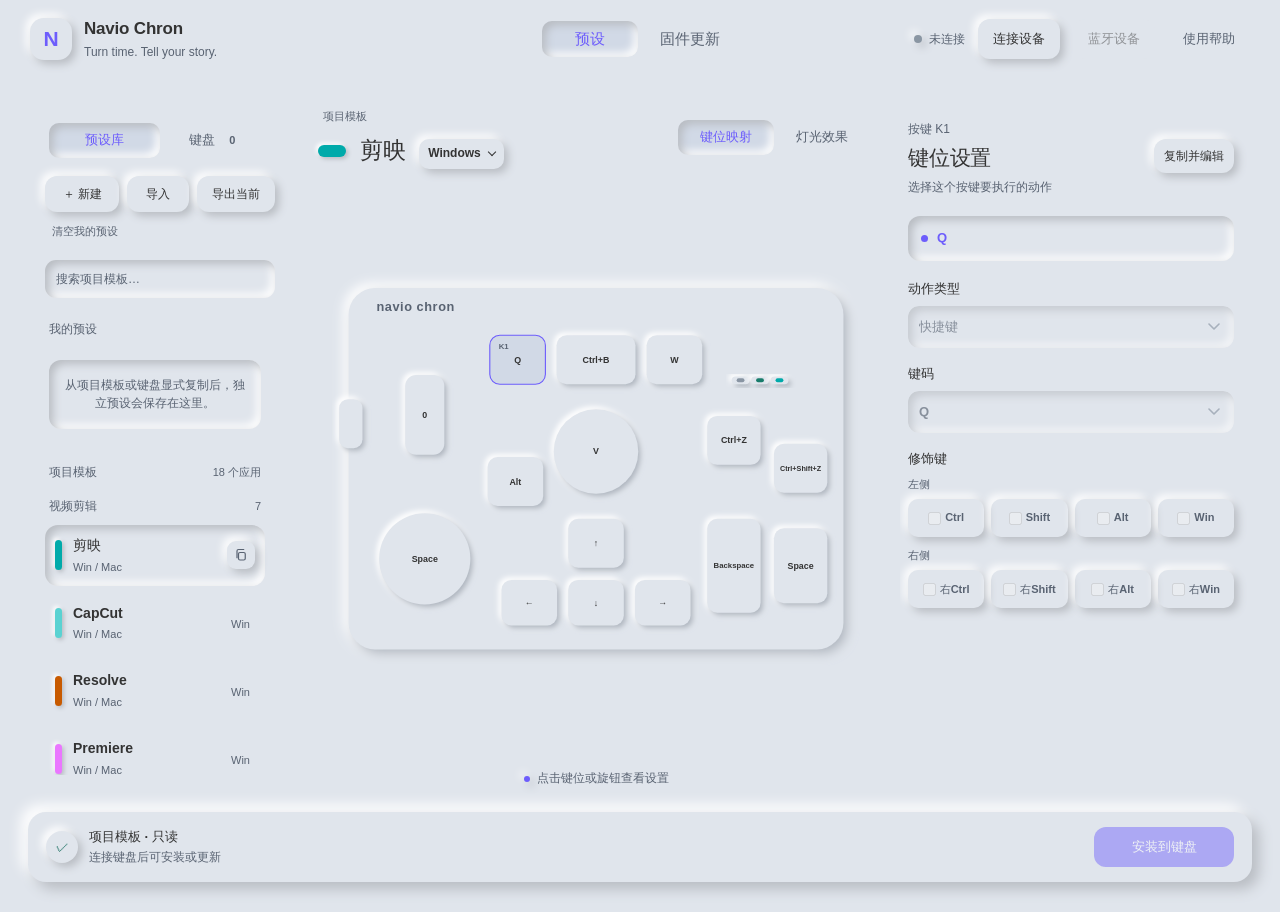
<file: editor/index.html>
<!doctype html>
<html lang="zh-CN">
<head>
  <meta charset="utf-8">
  <meta name="viewport" content="width=device-width,initial-scale=1">
  <meta name="theme-color" content="#e0e5ec">
  <title>预设 · Navio Chron</title>
  <meta http-equiv="Cache-Control" content="no-store">
  <link rel="stylesheet" href="styles.css?v=20261124-53">
</head>
<body>
  <header class="app-header">
    <div class="brand" aria-label="Navio Chron 预设编辑器">
      <span class="brand-mark">N</span>
      <span class="brand-copy"><strong>Navio Chron</strong><small>Turn time. Tell your story.</small></span>
    </div>
    <nav class="main-nav" aria-label="工作区">
      <a class="nav-item active" href="./" aria-current="page">预设</a>
      <a id="flashLink" class="nav-item" href="./firmware/">固件更新</a>
    </nav>
    <div class="header-actions">
      <span id="firmwareBadge" class="version-badge" hidden></span>
      <span id="connectionStatus" class="connection-status"><i></i><span>未连接</span></span>
      <button id="connectButton" class="button secondary">连接设备</button>
      <button id="bluetoothButton" class="button secondary">蓝牙设备</button>
      <button id="helpButton" class="button text-button">使用帮助</button>
    </div>
  </header>

  <div id="updateBanner" class="update-banner" role="status" hidden>
    <div class="update-banner-icon">↑</div>
    <div><strong>发现新的固件版本</strong><span id="updateBannerText"></span></div>
    <a id="firmwareFlashLink" class="button small secondary" href="./firmware/">查看更新</a>
    <button id="dismissUpdate" class="icon-button" aria-label="关闭更新提示">×</button>
  </div>

  <main>
    <section class="view editor-view" aria-label="预设编辑器">
      <div class="editor-workspace">
        <aside class="panel library-panel">
          <div class="library-tabs segmented" role="tablist" aria-label="预设位置">
            <button class="active" data-library-tab="library" role="tab" aria-selected="true" aria-controls="libraryContent">预设库</button>
            <button data-library-tab="device" role="tab" aria-selected="false" aria-controls="libraryContent">键盘 <span id="deviceCount" class="count-badge">0</span></button>
          </div>
          <div id="libraryToolbar" class="library-toolbar">
            <button id="newPresetButton" class="button secondary">＋ 新建</button>
            <button id="importButton" class="button secondary">导入</button>
            <button id="exportButton" class="button secondary">导出当前</button>
          </div>
          <button id="resetLibrary" class="button text-button library-reset">清空我的预设</button>
          <div id="templateSearchField" class="template-search">
            <label class="sr-only" for="templateSearch">搜索项目模板</label>
            <input id="templateSearch" type="search" placeholder="搜索项目模板…" autocomplete="off" spellcheck="false">
          </div>
          <div id="templateSearchStatus" class="sr-only" role="status" aria-live="polite"></div>
          <div id="libraryContent" role="tabpanel" aria-label="预设列表"></div>
        </aside>

        <section class="panel canvas-panel">
          <div class="preset-header">
            <div class="preset-heading-copy">
              <div id="presetSource" class="source-line"></div>
              <div id="presetIdentity" class="preset-identity is-pending">
                <div class="popover-anchor">
                  <button id="accentButton" class="theme-swatch" aria-label="修改主题色" title="修改主题色"></button>
                  <div id="colorPopover" class="popover color-popover" hidden>
                    <strong>主题色</strong>
                    <p>用于预设标识和支持主题色的灯光效果</p>
                    <input id="accentInput" type="color" value="#e87832" aria-label="主题色">
                    <div class="color-presets">
                      <button data-color="#e87832" style="--swatch:#e87832" aria-label="橙色"></button>
                      <button data-color="#3f8cdc" style="--swatch:#3f8cdc" aria-label="蓝色"></button>
                      <button data-color="#8e5cd2" style="--swatch:#8e5cd2" aria-label="紫色"></button>
                      <button data-color="#26a69a" style="--swatch:#26a69a" aria-label="青色"></button>
                    </div>
                  </div>
                </div>
                <h1 id="presetTitle" role="button" tabindex="0" title="点击修改名称">预设</h1>
                <input id="presetNameInput" class="preset-name-input" type="text" maxlength="40" aria-label="预设名称" aria-describedby="renameError" hidden>
                <div id="renameActions" class="rename-actions" hidden>
                  <button id="confirmRename" type="button" class="rename-action confirm" aria-label="确认名称" title="确认"><svg viewBox="0 0 20 20" aria-hidden="true"><path d="m4 10 4 4 8-9"></path></svg></button>
                  <button id="cancelRename" type="button" class="rename-action cancel" aria-label="取消改名" title="取消"><svg viewBox="0 0 20 20" aria-hidden="true"><path d="m5 5 10 10M15 5 5 15"></path></svg></button>
                </div>
                <div id="renameError" class="rename-error" role="alert" hidden></div>
                <div class="popover-anchor platform-anchor">
                  <button id="platformButton" class="platform-button">Windows <span class="chevron" aria-hidden="true"></span></button>
                  <div id="platformPopover" class="popover platform-popover" hidden>
                    <strong>平台与修饰键</strong>
                    <button data-platform="win">Windows <small>Ctrl / Win</small></button>
                    <button data-platform="mac">macOS <small>Opt / Cmd</small></button>
                    <button data-platform="ipad">iPadOS <small>Opt / Cmd</small></button>
                  </div>
                </div>
              </div>
            </div>
            <div class="workspace-tabs segmented" role="tablist" aria-label="编辑内容">
              <button class="active" data-workspace-tab="mapping" role="tab" aria-selected="true" aria-controls="inspector">键位映射</button>
              <button data-workspace-tab="lighting" role="tab" aria-selected="false" aria-controls="inspector">灯光效果</button>
            </div>
          </div>
          <div id="draftNotice" class="draft-notice" hidden></div>
          <div id="deviceStage" class="device-stage"></div>
          <div id="canvasHint" class="canvas-hint"><span class="hint-dot"></span><span id="canvasHintText">点击键位或旋钮查看设置</span></div>
        </section>

        <aside class="panel inspector-panel"><div id="inspector" role="tabpanel" aria-label="当前设置"></div></aside>
      </div>

      <div class="editor-actionbar">
        <div class="save-summary">
          <span id="saveSummaryIcon" class="save-summary-icon">✓</span>
          <div><strong id="saveSummaryTitle">项目模板 · 只读</strong><span id="saveSummaryDetail">可直接安装，或复制后编辑</span></div>
        </div>
        <div id="writeResult" class="write-result" role="status" hidden></div>
        <button id="discardEdit" class="button danger" hidden>放弃修改</button>
        <button id="writePreset" class="button primary">安装到键盘</button>
      </div>
    </section>
  </main>

  <dialog id="exportDialog" class="dialog transfer-dialog">
    <form method="dialog">
      <div class="dialog-heading"><div><span class="dialog-kicker">EXPORT</span><h2>导出当前预设</h2></div><button type="button" class="icon-button" data-close="exportDialog" aria-label="关闭">×</button></div>
      <p id="exportDescription" class="dialog-description"></p>
      <label class="transfer-label" for="exportJson">JSON 内容</label>
      <textarea id="exportJson" class="json-textarea" readonly spellcheck="false"></textarea>
      <div id="exportError" class="field-error" role="alert" hidden></div>
      <div class="dialog-actions"><button type="button" class="button secondary" data-close="exportDialog">关闭</button><button id="copyExport" type="button" class="button secondary">复制 JSON</button><button id="downloadExport" type="button" class="button primary">保存到文件</button></div>
    </form>
  </dialog>

  <dialog id="importDialog" class="dialog transfer-dialog">
    <form method="dialog">
      <div class="dialog-heading"><div><span class="dialog-kicker">IMPORT</span><h2>导入预设</h2></div><button type="button" class="icon-button" data-close="importDialog" aria-label="关闭">×</button></div>
      <p class="dialog-description">粘贴 JSON 或选择磁盘文件。内容只导入“我的预设”，不会直接写入键盘。</p>
      <label class="transfer-label" for="importJson">JSON 内容</label>
      <textarea id="importJson" class="json-textarea" placeholder="在这里粘贴预设 JSON…" spellcheck="false"></textarea>
      <div class="import-file-row"><label class="button secondary file-button">选择文件<input id="importFile" type="file" accept=".json,.navio.json"></label><span id="importFileName">未选择文件</span></div>
      <div id="importError" class="field-error" role="alert" hidden></div>
      <div class="dialog-actions"><button type="button" class="button secondary" data-close="importDialog">取消</button><button id="confirmImport" type="button" class="button primary">导入到我的预设</button></div>
    </form>
  </dialog>

  <dialog id="writeDialog" class="dialog">
    <form method="dialog">
      <div class="dialog-heading"><div><span class="dialog-kicker">KEYBOARD</span><h2 id="writeDialogTitle">安装到键盘</h2></div><button type="button" class="icon-button" data-close="writeDialog" aria-label="关闭">×</button></div>
      <p id="writeDialogDescription" class="dialog-description"></p>
      <div class="impact-card"><span class="impact-icon">i</span><div><strong>写入后会立即验证</strong><p>键盘会重新读取此预设，确认内容一致。</p></div></div>
      <label id="installAsNewField" class="install-new-field" hidden><input id="installAsNew" type="checkbox">作为新预设安装，保留键盘中的原项目</label>
      <label id="replacementField" class="field" hidden>选择要替换的键盘预设<select id="replacementTarget"></select></label>
      <div id="writeError" class="field-error" role="alert" hidden></div>
      <div class="dialog-actions"><button type="button" class="button secondary" data-close="writeDialog">取消</button><button id="confirmWrite" type="button" class="button primary">确认安装</button></div>
    </form>
  </dialog>

  <dialog id="unsavedDialog" class="dialog">
    <form method="dialog">
      <div class="dialog-heading"><div><span class="dialog-kicker">UNSAVED</span><h2>当前修改尚未保存</h2></div><button type="button" class="icon-button" data-close="unsavedDialog" aria-label="继续编辑">×</button></div>
      <p id="unsavedDescription" class="dialog-description"></p>
      <div id="unsavedError" class="field-error" role="alert" hidden></div>
      <div class="dialog-actions unsaved-actions"><button id="continueEdit" type="button" class="button secondary" data-close="unsavedDialog">继续编辑</button><button id="discardChanges" type="button" class="button danger">放弃修改</button><button id="saveChanges" type="button" class="button primary">保存</button></div>
    </form>
  </dialog>

  <dialog id="deleteDialog" class="dialog">
    <form method="dialog">
      <div class="dialog-heading"><div><span class="dialog-kicker">MY PRESETS</span><h2>删除我的预设</h2></div><button type="button" class="icon-button" data-close="deleteDialog" aria-label="关闭">×</button></div>
      <p id="deleteDescription" class="dialog-description"></p>
      <div class="delete-warning"><strong>只删除浏览器中的这一套预设</strong><p>键盘中的内容不会改变。此操作无法撤销。</p></div>
      <div class="dialog-actions"><button type="button" class="button secondary" data-close="deleteDialog">取消</button><button id="confirmDelete" type="button" class="button danger-primary">确认删除</button></div>
    </form>
  </dialog>

  <dialog id="deleteKeyboardDialog" class="dialog">
    <form method="dialog">
      <div class="dialog-heading"><div><span class="dialog-kicker">KEYBOARD</span><h2>从键盘删除预设</h2></div><button type="button" class="icon-button" data-close="deleteKeyboardDialog" aria-label="关闭">×</button></div>
      <p id="deleteKeyboardDescription" class="dialog-description"></p>
      <div class="delete-warning"><strong id="deleteKeyboardWarning">键盘中的预设将被移除</strong><p>我的预设和项目模板不受影响，此操作无法撤销。</p></div>
      <div class="dialog-actions"><button type="button" class="button secondary" data-close="deleteKeyboardDialog">取消</button><button id="confirmDeleteKeyboard" type="button" class="button danger-primary">确认删除</button></div>
    </form>
  </dialog>

  <dialog id="resetDialog" class="dialog">
    <form method="dialog">
      <div class="dialog-heading"><div><span class="dialog-kicker">MY PRESETS</span><h2 id="resetTitle">清空我的预设</h2></div><button type="button" class="icon-button" data-close="resetDialog" aria-label="关闭">×</button></div>
      <p id="resetDescription" class="dialog-description"></p>
      <div class="dialog-actions"><button type="button" class="button secondary" data-close="resetDialog">取消</button><button id="confirmReset" type="button" class="button danger-primary">确认清空</button></div>
    </form>
  </dialog>

  <dialog id="bluetoothDialog" class="dialog bluetooth-dialog">
    <form method="dialog">
      <div class="dialog-heading"><div><span class="dialog-kicker">BLUETOOTH</span><h2>蓝牙设备</h2></div><button type="button" class="icon-button" data-close="bluetoothDialog" aria-label="关闭">×</button></div>
      <p id="bondSummary" class="dialog-description">固定 3 个蓝牙频道，任意时刻只连接一台。</p>
      <div id="bondList" class="bond-list"></div>
      <div id="bondError" class="field-error" role="alert" hidden></div>
      <div class="delete-warning bond-help"><strong>固定 3 个蓝牙频道</strong><p>侧键 + K1/K2/K3 选择频道；空频道自动配对，当前频道成功配对后才替换。这里的删除操作仅用于异常恢复。</p></div>
      <div class="dialog-actions"><button id="clearBonds" type="button" class="button danger-primary">清除全部绑定</button><button type="button" class="button secondary" data-close="bluetoothDialog">关闭</button></div>
    </form>
  </dialog>

  <dialog id="bondDeleteDialog" class="dialog">
    <form method="dialog">
      <div class="dialog-heading"><div><span class="dialog-kicker">BLUETOOTH</span><h2 id="bondDeleteTitle">删除蓝牙绑定</h2></div><button type="button" class="icon-button" data-close="bondDeleteDialog" aria-label="取消">×</button></div>
      <p id="bondDeleteDescription" class="dialog-description"></p>
      <div class="delete-warning"><strong id="bondDeleteWarning">此操作无法撤销</strong><p>对应电脑上的旧配对记录也需要在系统蓝牙设置中删除，之后才能重新配对。</p></div>
      <div class="dialog-actions"><button type="button" class="button secondary" data-close="bondDeleteDialog">取消</button><button id="confirmBondDelete" type="button" class="button danger-primary">确认删除</button></div>
    </form>
  </dialog>

  <dialog id="helpDialog" class="dialog help-dialog">
    <form method="dialog">
      <div class="dialog-heading"><div><span class="dialog-kicker">HELP</span><h2>使用帮助</h2></div><button type="button" class="icon-button" data-close="helpDialog" aria-label="关闭">×</button></div>
      <div class="help-item"><span>1</span><div><strong>连接键盘</strong><p>使用桌面 Chrome 或 Edge，通过 USB 连接 Navio Chron。</p></div></div>
      <div class="help-item"><span>2</span><div><strong>编辑与保存</strong><p>点击编辑后修改，再明确保存到我的预设或保存到键盘。</p></div></div>
      <div class="help-item"><span>3</span><div><strong>切换预设</strong><p>短按设备侧键即可循环切换已安装预设。</p></div></div>
      <div class="help-item"><span>4</span><div><strong>选择蓝牙频道</strong><p>按住侧键再按 K1、K2 或 K3 选择对应频道；空频道自动配对。单独长按侧键 5 秒可在当前频道添加或替换主机。</p></div></div>
      <div class="dialog-actions"><button type="button" class="button primary" data-close="helpDialog">知道了</button></div>
    </form>
  </dialog>

  <div id="toast" class="toast" role="status" aria-live="polite"></div>

  <script src="../tools/probe/navio_proto.js?v=20261109-49"></script>
  <script src="../tools/probe/webflash_rules.js?v=20261109-49"></script>
  <script src="preset.js?v=20261109-49"></script>
  <script src="templates.js?v=20261109-49"></script>
  <script src="template_browser.js?v=20261109-49"></script>
  <script src="library.js?v=20261109-49"></script>
  <script src="ble_bonds.js?v=20261109-49"></script>
  <script src="device.js?v=20261109-49"></script>
  <script src="rgb_preview.js?v=20261109-49"></script>
  <script src="import_export.js?v=20261109-49"></script>
  <script type="module" src="app.js?v=20261109-49"></script>
</body>
</html>
</file>
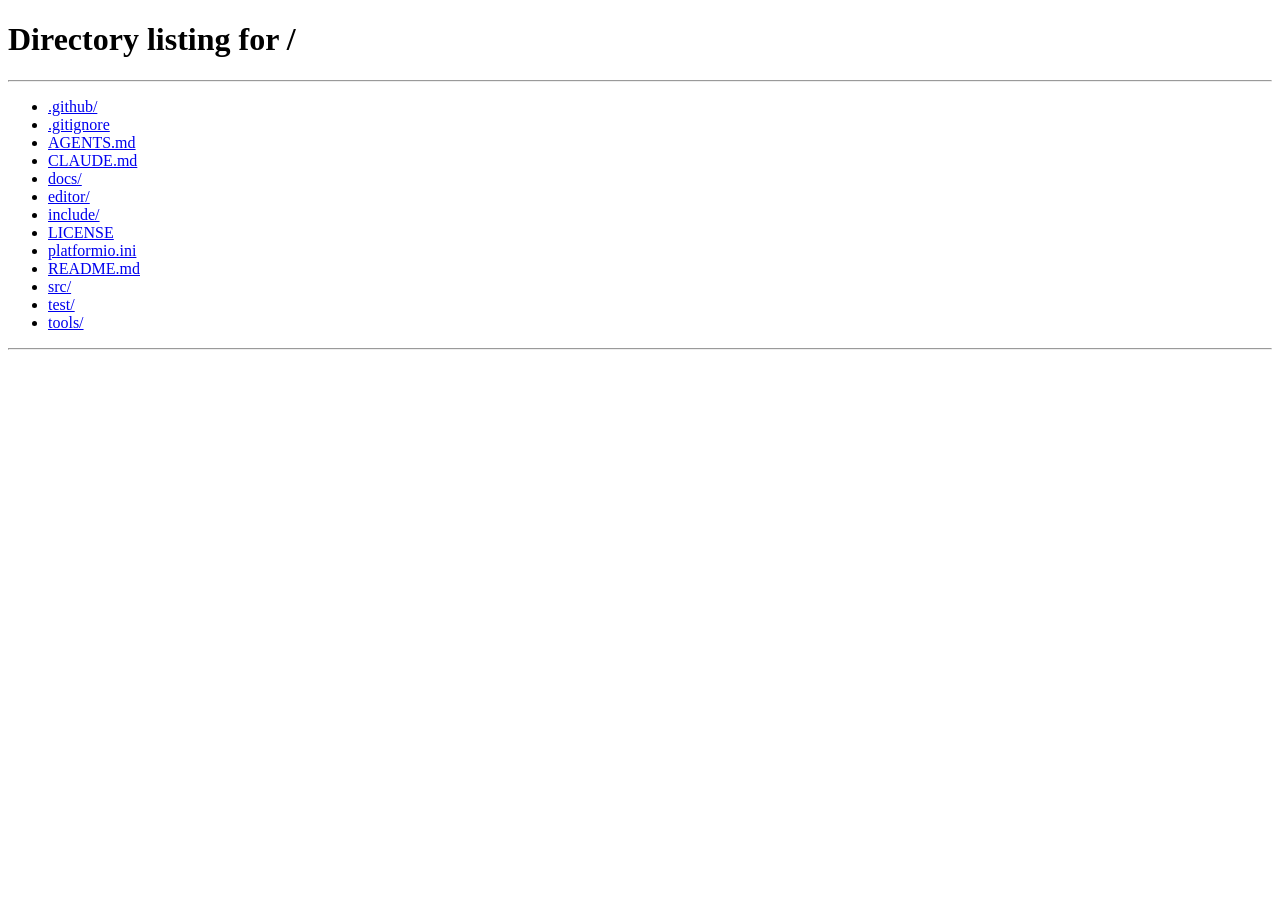
<file: editor/redirect.html>
<!doctype html>
<html lang="zh-CN">
<head>
  <meta charset="utf-8">
  <meta name="viewport" content="width=device-width,initial-scale=1">
  <meta http-equiv="refresh" content="0; url=../">
  <link rel="canonical" href="../">
  <title>Navio Chron 预设编辑器已移动</title>
</head>
<body>
  <p>预设编辑器已移动到新的首页。<a href="../">继续打开 Navio Chron</a></p>
  <script>location.replace('../');</script>
</body>
</html>
</file>
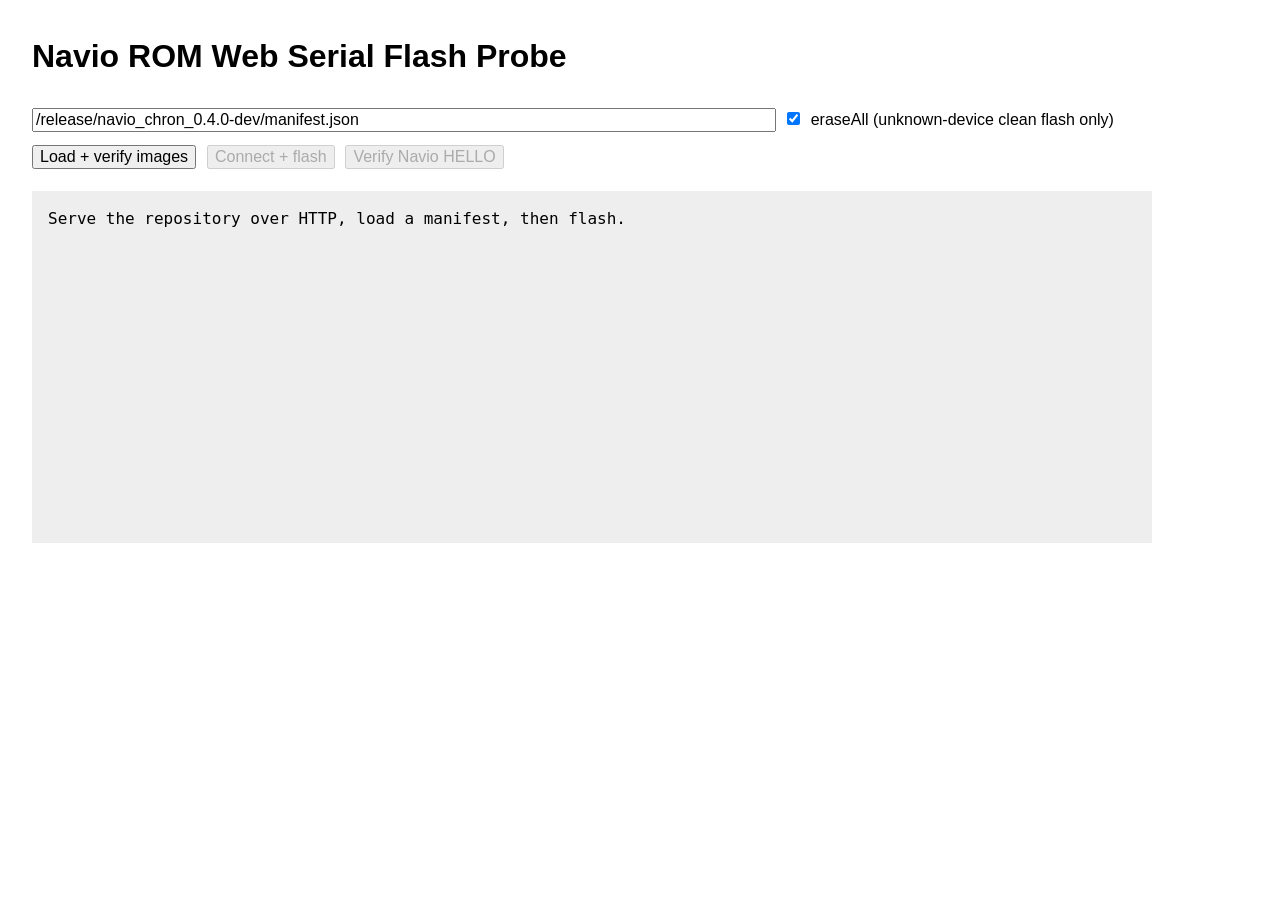
<file: tools/probe/webflash_probe.html>
<!doctype html>
<meta charset="utf-8">
<title>Navio ROM Web Serial Flash Probe</title>
<style>
  body{font:16px/1.5 sans-serif;max-width:70em;margin:2em}
  input,button{font-size:1em;margin:.4em .4em .4em 0}
  input[type=text]{width:46em;max-width:90%}
  pre{white-space:pre-wrap;background:#eee;padding:1em;min-height:20em}
</style>
<h1>Navio ROM Web Serial Flash Probe</h1>
<!-- esptool-js 0.7.0, SHA-256 00ebe6fb0b202976d3e2a3c6b9a6bd438c26a81d2af6739c95ac276a64c1a84e -->
<input id="manifest" type="text" value="/release/navio_chron_0.4.0-dev/manifest.json">
<label><input id="erase" type="checkbox" checked> eraseAll (unknown-device clean flash only)</label>
<div>
  <button id="load">Load + verify images</button>
  <button id="flash" disabled>Connect + flash</button>
  <button id="verify" disabled>Verify Navio HELLO</button>
</div>
<pre id="out">Serve the repository over HTTP, load a manifest, then flash.</pre>
<script src="navio_proto.js"></script>
<script type="module">
import { ESPLoader, Transport } from './esptool-js.bundle.js';

const P = NavioProto;
const out = document.getElementById('out');
let manifest, images, device, session, flashComplete = false;
const waiters = [], reports = [];
function log(value) {
  out.textContent += `\n${typeof value === 'string' ? value : JSON.stringify(value)}`;
  out.scrollTop = out.scrollHeight;
}
function hex(data) { return [...data].map(v => v.toString(16).padStart(2, '0')).join(''); }
function sleep(ms) { return new Promise(resolve => setTimeout(resolve, ms)); }
async function sha256(data) { return hex(new Uint8Array(await crypto.subtle.digest('SHA-256', data))); }
function setBusy(busy) {
  for (const id of ['load', 'flash', 'verify', 'manifest', 'erase'])
    document.getElementById(id).disabled = busy || (id === 'flash' && !images) ||
      (id === 'verify' && !flashComplete);
}
async function run(fn) {
  setBusy(true);
  try { await fn(); } catch (error) { log(error.stack || String(error)); }
  finally { setBusy(false); }
}

document.getElementById('load').onclick = () => run(async () => {
  const url = document.getElementById('manifest').value;
  manifest = await (await fetch(url)).json();
  if (manifest.schema !== 1 || manifest.product !== 'navio-chron' || manifest.chip !== 'esp32s3')
    throw new Error('Unsupported manifest');
  if (!Array.isArray(manifest.images) || manifest.images.length !== 4)
    throw new Error('Expected four images');
  images = [];
  const base = new URL(url, location.href);
  for (const image of manifest.images) {
    const response = await fetch(new URL(image.file, base));
    if (!response.ok) throw new Error(`${image.file}: HTTP ${response.status}`);
    const data = new Uint8Array(await response.arrayBuffer());
    const digest = await sha256(data);
    if (digest !== image.sha256) throw new Error(`${image.file}: SHA-256 mismatch`);
    images.push({ file: image.file, data, address: image.address });
    log(`VERIFIED ${image.file} ${data.length}B @ 0x${image.address.toString(16)}`);
  }
  log(`READY ${manifest.version} ${manifest.flash.mode}/${manifest.flash.freq}/${manifest.flash.size}`);
});

document.getElementById('flash').onclick = () => run(async () => {
  if (!images) throw new Error('Load and verify images first');
  const port = await navigator.serial.requestPort();
  const transport = new Transport(port, true);
  try {
    const loader = new ESPLoader({
      transport,
      baudrate: 115200,
      terminal: { clean() {}, writeLine: log, write: data => { out.textContent += data; } },
    });
    const chipName = await loader.main();
    log(`CHIP ${chipName}`);
    if (!chipName.startsWith('ESP32-S3')) throw new Error(`Unexpected chip: ${chipName}`);
    const eraseAll = document.getElementById('erase').checked;
    if (eraseAll && !confirm('This erases the entire device flash. Continue?')) return;
    await loader.writeFlash({
      fileArray: images,
      flashMode: manifest.flash.mode,
      flashFreq: manifest.flash.freq,
      flashSize: manifest.flash.size,
      eraseAll,
      compress: true,
      reportProgress: (fileIndex, written, total) => {
        if (written === total || written % 65536 < 2048)
          log(`FLASH ${images[fileIndex].file}: ${written}/${total}`);
      },
    });
    await transport.setSignals(false, true);
    await sleep(100);
    await transport.setSignals(false, false);
    await sleep(500);
    log('Hard reset pulse sent');
    flashComplete = true;
    log('FLASH COMPLETE; select Verify Navio HELLO after re-enumeration');
  } finally {
    try { await transport.disconnect(); } catch (_) {}
  }
});

const hidTransport = {
  send: frame => device.sendReport(6, frame),
  receive: timeoutMs => new Promise((resolve, reject) => {
    if (reports.length) return resolve(reports.shift());
    const waiter = { resolve, timer: setTimeout(() => {
      waiters.splice(waiters.indexOf(waiter), 1);
      reject(new P.TimeoutError());
    }, timeoutMs) };
    waiters.push(waiter);
  }),
};
function attachDevice(next) {
  device = next;
  if (device.navioListenerAttached) return;
  device.navioListenerAttached = true;
  device.addEventListener('inputreport', event => {
    if (event.reportId !== 6) return;
    const report = new Uint8Array(event.data.buffer, event.data.byteOffset, event.data.byteLength);
    if (!waiters.length) { reports.push(report); return; }
    const waiter = waiters.shift();
    clearTimeout(waiter.timer);
    waiter.resolve(report);
  });
}
function newSession() {
  reports.length = 0;
  session = new P.Session(hidTransport);
}
document.getElementById('verify').onclick = () => run(async () => {
  const filters = [{
    vendorId: Number(manifest.hid.vendorId), productId: Number(manifest.hid.productId),
    usagePage: Number(manifest.hid.usagePage), usage: manifest.hid.usage,
  }];
  const devices = await navigator.hid.requestDevice({ filters });
  if (!devices.length) throw new Error('No Navio device selected');
  const next = devices[0];
  if (device && device !== next && device.opened) await device.close();
  attachDevice(next);
  if (!device.opened) await device.open();
  newSession();
  const hello = JSON.parse(new TextDecoder().decode(await session.request(P.CMD.HELLO)));
  log({ hello });
  if (hello.proto !== 2 || hello.name !== 'Navio Chron') throw new Error('Unexpected HID identity');
  const presets = await session.request(P.CMD.GET_PRESETS);
  if (!presets.length || presets[0] === 0) throw new Error('Preset manifest is empty');
  log(`NAVIO OK: ${presets[0]} presets, fw=${hello.fw}`);
});
</script>
</file>
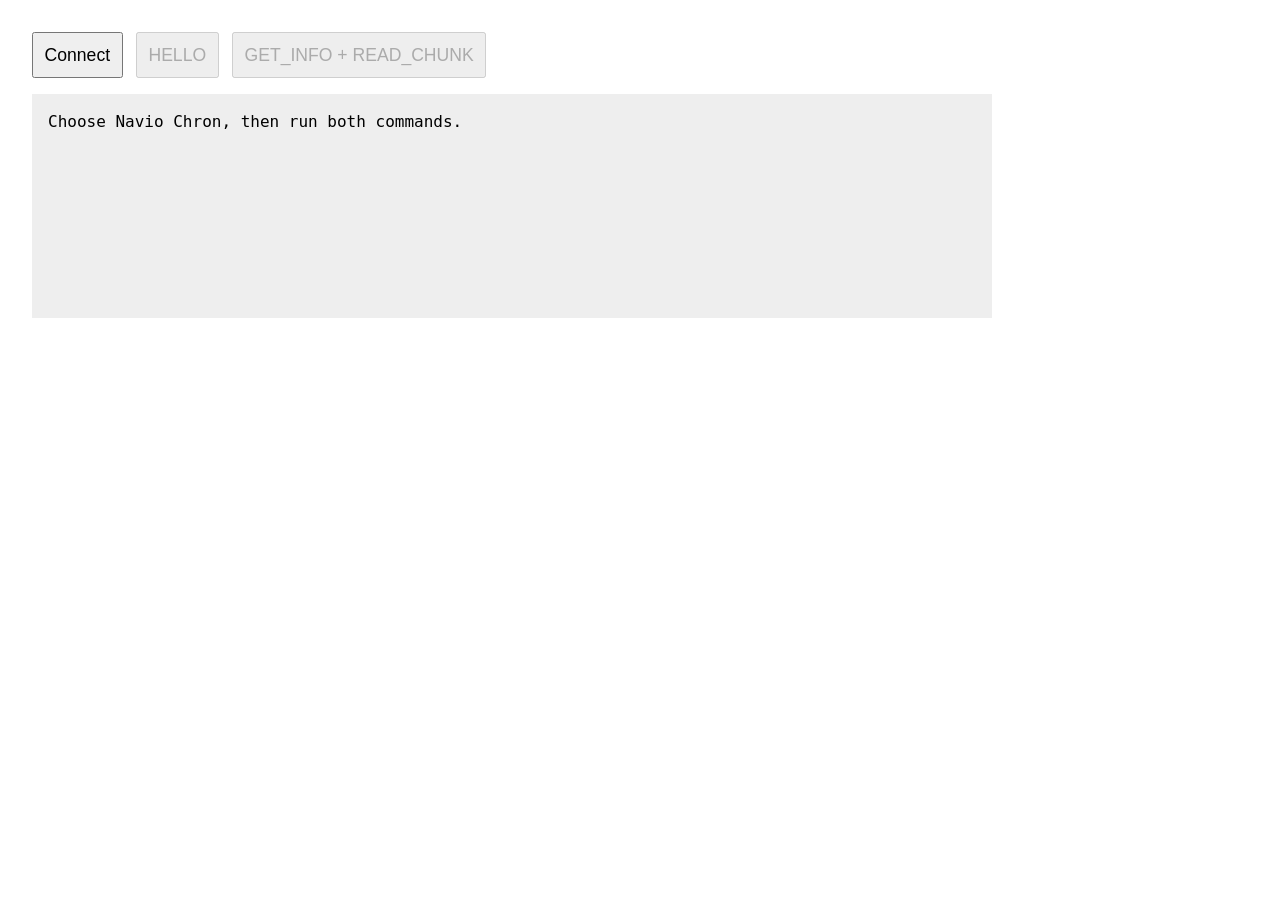
<file: tools/probe/webhid_probe.html>
<!doctype html>
<meta charset="utf-8">
<title>Navio Config Protocol v2 WebHID Probe</title>
<style>
  body{font:16px/1.5 sans-serif;max-width:60em;margin:2em}
  button{font-size:1.1em;padding:.6em;margin-right:.5em}
  pre{white-space:pre-wrap;background:#eee;padding:1em;min-height:12em}
</style>
<button id="connect">Connect</button>
<button id="hello" disabled>HELLO</button>
<button id="info" disabled>GET_INFO + READ_CHUNK</button>
<pre id="out">Choose Navio Chron, then run both commands.</pre>
<script src="navio_proto.js"></script>
<script>
// 协议逻辑全部来自 navio_proto.js（与 hid_probe.py 对照的参考实现）；
// 本页只提供 WebHID 传输适配器与 UI。file:// 直接打开可用（classic script 无 CORS 限制）。
const P = NavioProto;
let device, session;
const waiters = [];
const reports = [];
const out = document.getElementById('out');

function log(value) { out.textContent = typeof value === 'string' ? value : JSON.stringify(value, null, 2); }

const transport = {
  send: frame => device.sendReport(6, frame),
  receive: timeoutMs => new Promise((resolve, reject) => {
    if (reports.length) return resolve(reports.shift());
    const waiter = { resolve, timer: setTimeout(() => {
      waiters.splice(waiters.indexOf(waiter), 1);
      reject(new P.TimeoutError());
    }, timeoutMs) };
    waiters.push(waiter);
  }),
};

async function run(cmd) {
  for (const id of ['hello', 'info']) document.getElementById(id).disabled = true;
  reports.length = 0;
  try {
    const data = await session.request(cmd);
    log(JSON.parse(new TextDecoder().decode(data)));
  } catch (error) {
    log(error.stack || String(error));
  } finally {
    for (const id of ['hello', 'info']) document.getElementById(id).disabled = false;
  }
}

document.getElementById('connect').onclick = async () => {
  try {
    if (!navigator.hid) throw new Error('WebHID is unavailable; use Chromium');
    const devices = await navigator.hid.requestDevice({
      filters: [{vendorId: 0xcafe, productId: 0xbeef, usagePage: 0xff00, usage: 1}]
    });
    if (!devices.length) throw new Error('No device selected');
    device = devices[0];
    await device.open();
    device.addEventListener('inputreport', event => {
      if (event.reportId !== 6) return;
      const report = new Uint8Array(event.data.buffer, event.data.byteOffset, event.data.byteLength);
      if (!waiters.length) {
        reports.push(report);
        return;
      }
      const waiter = waiters.shift();
      clearTimeout(waiter.timer);
      waiter.resolve(report);
    });
    session = new P.Session(transport); // 默认 1000ms / 3 次重试（PROTOCOL.md §2）
    for (const id of ['hello', 'info']) document.getElementById(id).disabled = false;
    log(`Connected: ${device.productName}`);
  } catch (error) {
    log(error.stack || String(error));
  }
};
document.getElementById('hello').onclick = () => run(P.CMD.HELLO);
document.getElementById('info').onclick = () => run(P.CMD.GET_INFO);
</script>
</file>
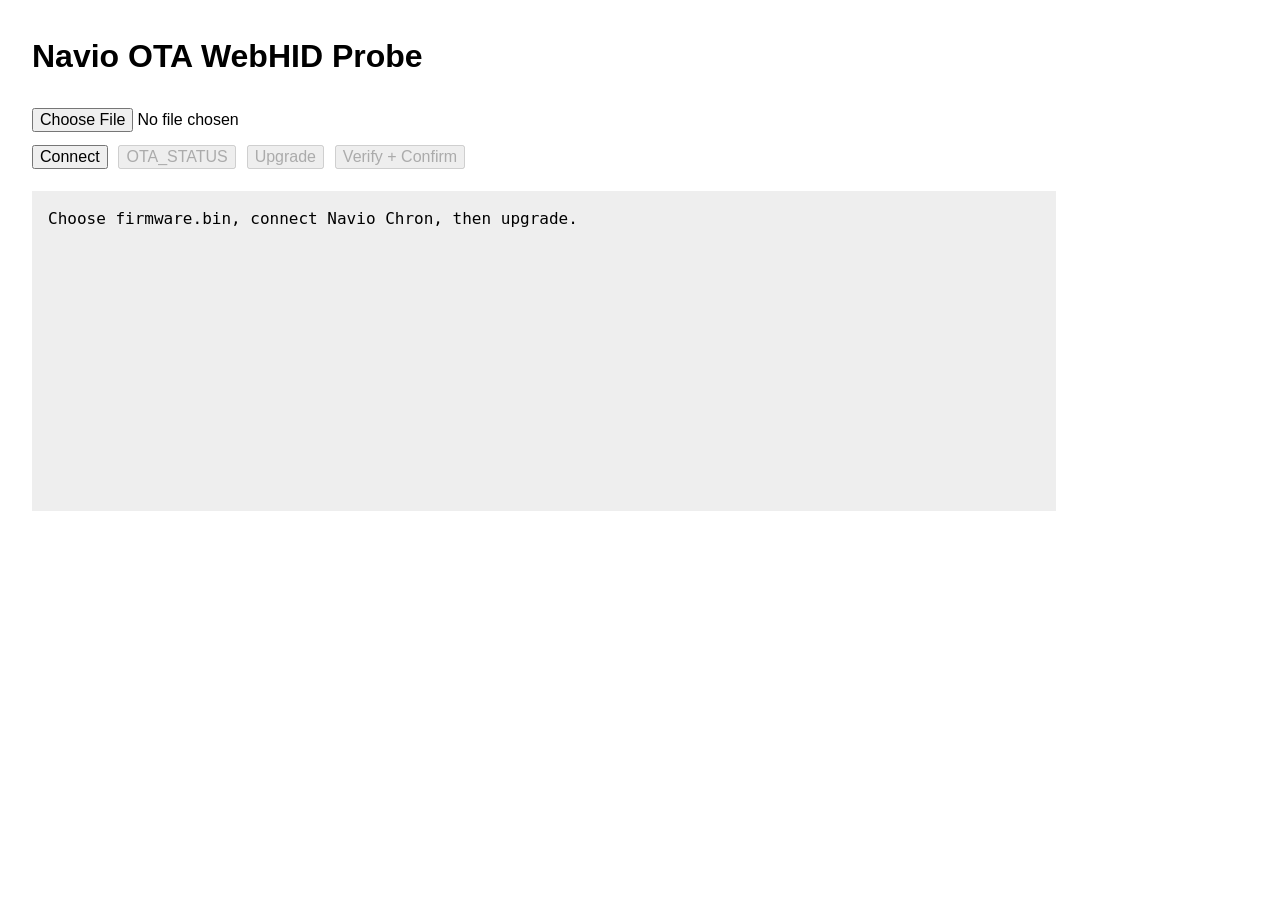
<file: tools/probe/webota_probe.html>
<!doctype html>
<meta charset="utf-8">
<title>Navio OTA WebHID Probe</title>
<style>
  body{font:16px/1.5 sans-serif;max-width:64em;margin:2em}
  button,input{font-size:1em;margin:.4em .4em .4em 0}
  pre{white-space:pre-wrap;background:#eee;padding:1em;min-height:18em}
</style>
<h1>Navio OTA WebHID Probe</h1>
<input id="firmware" type="file" accept=".bin">
<div>
  <button id="connect">Connect</button>
  <button id="status" disabled>OTA_STATUS</button>
  <button id="upgrade" disabled>Upgrade</button>
  <button id="confirmPending" disabled>Verify + Confirm</button>
</div>
<pre id="out">Choose firmware.bin, connect Navio Chron, then upgrade.</pre>
<script src="navio_proto.js"></script>
<script>
const P = NavioProto;
const CMD = { HELLO: 1, GET_INFO: 2, GET_PRESETS: 3, OTA_BEGIN: 10,
  OTA_WRITE: 11, OTA_FINISH: 12, OTA_ABORT: 13, OTA_STATUS: 14,
  OTA_REBOOT: 15, OTA_CONFIRM: 16 };
const LONG = { timeoutMs: 10000, maxRetries: 2 };
const waiters = [], reports = [];
const out = document.getElementById('out');
let device, session, pendingTarget = null, pendingPresets = null;

function log(value) {
  out.textContent += `\n${typeof value === 'string' ? value : JSON.stringify(value)}`;
  out.scrollTop = out.scrollHeight;
}
function sleep(ms) { return new Promise(resolve => setTimeout(resolve, ms)); }
function u16(data, offset = 0) { return data[offset] | data[offset + 1] << 8; }
function u32(data, offset = 0) {
  return (data[offset] | data[offset + 1] << 8 | data[offset + 2] << 16 | data[offset + 3] << 24) >>> 0;
}
function le32(value) {
  return new Uint8Array([value & 255, value >> 8 & 255, value >> 16 & 255, value >> 24 & 255]);
}
function concat(...parts) { return P.concat(...parts); }
function json(data) { return JSON.parse(new TextDecoder().decode(data)); }

const transport = {
  send: frame => device.sendReport(6, frame),
  receive: timeoutMs => new Promise((resolve, reject) => {
    if (reports.length) return resolve(reports.shift());
    const waiter = { resolve, timer: setTimeout(() => {
      waiters.splice(waiters.indexOf(waiter), 1);
      reject(new P.TimeoutError());
    }, timeoutMs) };
    waiters.push(waiter);
  }),
};
function newSession() {
  reports.length = 0;
  session = new P.Session(transport);
}
function attachDevice(next) {
  device = next;
  if (device.navioListenerAttached) return;
  device.navioListenerAttached = true;
  device.addEventListener('inputreport', event => {
    if (event.reportId !== 6) return;
    const report = new Uint8Array(event.data.buffer, event.data.byteOffset, event.data.byteLength);
    if (!waiters.length) { reports.push(report); return; }
    const waiter = waiters.shift();
    clearTimeout(waiter.timer);
    waiter.resolve(report);
  });
}
async function reconnect() {
  await sleep(1500);
  let lastError;
  for (let attempt = 0; attempt < 40; ++attempt) {
    try {
      const devices = await navigator.hid.getDevices();
      const next = devices.find(d => d.vendorId === 0xcafe && d.productId === 0xbeef);
      if (next) {
        attachDevice(next);
        if (!device.opened) await device.open();
        newSession();
        log(`Reconnected: ${device.productName}`);
        return;
      }
    } catch (error) { lastError = error; }
    await sleep(500);
  }
  throw lastError || new Error('Automatic reconnect failed; click Connect, then Verify + Confirm');
}
async function otaStatus() {
  const data = await session.request(CMD.OTA_STATUS);
  if (data.length !== 16 || data[13] || data[14] || data[15]) throw new Error('Malformed OTA_STATUS');
  return { session: data[0], updateError: data[1], targetSlot: data[2], runningSlot: data[3],
    imageSize: u32(data, 4), received: u32(data, 8), imageState: data[12] };
}
function setBusy(busy) {
  for (const id of ['connect', 'status', 'upgrade', 'confirmPending', 'firmware'])
    document.getElementById(id).disabled = busy || (id !== 'connect' && !device);
}
async function run(fn) {
  setBusy(true);
  try { await fn(); } catch (error) { log(error.stack || String(error)); }
  finally { setBusy(false); }
}

document.getElementById('connect').onclick = () => run(async () => {
  if (!navigator.hid) throw new Error('WebHID is unavailable; use Chromium');
  if (!device || !device.opened) {
    const devices = await navigator.hid.requestDevice({
      filters: [{ vendorId: 0xcafe, productId: 0xbeef, usagePage: 0xff00, usage: 1 }]
    });
    if (!devices.length) throw new Error('No device selected');
    attachDevice(devices[0]);
  }
  if (!device.opened) await device.open();
  newSession();
  setBusy(false);
  log(`Connected: ${device.productName}`);
});

document.getElementById('status').onclick = () => run(async () => log(await otaStatus()));

document.getElementById('upgrade').onclick = () => run(async () => {
  const file = document.getElementById('firmware').files[0];
  if (!file) throw new Error('Choose an application firmware.bin first');
  const firmware = new Uint8Array(await file.arrayBuffer());
  if (!firmware.length) throw new Error('Empty firmware image');
  const started = performance.now();
  const hello = json(await session.request(CMD.HELLO));
  let initial = await otaStatus();
  log({ hello, initial });
  if (initial.session === 2) {
    await session.request(CMD.OTA_REBOOT);
    await device.close();
    await reconnect();
    initial = await otaStatus();
    log({ recovered: initial });
  }
  if (initial.session !== 0) throw new Error('OTA session is active; abort or reboot first');
  if (initial.imageState === 2) throw new Error('Confirm the running image before another OTA');
  const info = json(await session.request(CMD.GET_INFO));
  for (let cmd = 10; cmd <= 16; ++cmd)
    if (!info.cmds.includes(cmd)) throw new Error('Device does not advertise complete OTA support');
  const beforePresets = await session.request(CMD.GET_PRESETS);
  const digest = new Uint8Array(await crypto.subtle.digest('SHA-256', firmware));

  const beginBody = concat(le32(firmware.length), digest);
  const begin = await session.request(CMD.OTA_BEGIN, beginBody, LONG);
  if (begin.length !== 4 || ![0, 1].includes(begin[0]) || u16(begin, 1) !== 2044 || begin[3])
    throw new Error('Malformed OTA_BEGIN response');
  const target = begin[0];
  log(`BEGIN app${target}, ${firmware.length} bytes`);

  const total = Math.ceil(firmware.length / 2044);
  const reportEvery = Math.max(1, Math.floor(total / 20));
  for (let block = 0, offset = 0; offset < firmware.length; ++block, offset += 2044) {
    const chunk = firmware.subarray(offset, Math.min(offset + 2044, firmware.length));
    const response = await session.request(CMD.OTA_WRITE, concat(le32(offset), chunk));
    if (u32(response) !== offset + chunk.length) throw new Error(`Offset mismatch at ${offset}`);
    if ((block + 1) % reportEvery === 0 || offset + chunk.length === firmware.length)
      log(`WRITE ${offset + chunk.length}/${firmware.length}`);
  }

  const finish = await session.request(CMD.OTA_FINISH, new Uint8Array(), LONG);
  if (finish.length !== 1 || finish[0] !== target) throw new Error('Malformed OTA_FINISH response');
  log('FINISH OK; rebooting');
  await session.request(CMD.OTA_REBOOT);
  await device.close();
  pendingTarget = target;
  pendingPresets = beforePresets;
  await reconnect();

  const updatedHello = json(await session.request(CMD.HELLO));
  const updated = await otaStatus();
  log({ updatedHello, updated });
  if (updated.runningSlot !== target) throw new Error('Booted slot does not match OTA target');
  if (![1, 2].includes(updated.imageState)) throw new Error('New image is not valid or pending');
  const afterPresets = await session.request(CMD.GET_PRESETS);
  if (beforePresets.length !== afterPresets.length || beforePresets.some((v, i) => v !== afterPresets[i]))
    throw new Error('Preset manifest changed during OTA');

  const confirmed = await session.request(CMD.OTA_CONFIRM);
  if (confirmed.length !== 1 || confirmed[0] !== 1) throw new Error('Malformed OTA_CONFIRM response');
  log(`CONFIRM app${target} VALID; total=${((performance.now() - started) / 1000).toFixed(1)}s`);
  pendingTarget = null;
  pendingPresets = null;
});

document.getElementById('confirmPending').onclick = () => run(async () => {
  const updatedHello = json(await session.request(CMD.HELLO));
  const updated = await otaStatus();
  log({ updatedHello, updated });
  const target = pendingTarget === null ? updated.runningSlot : pendingTarget;
  if (updated.runningSlot !== target) throw new Error('Booted slot does not match OTA target');
  if (![1, 2].includes(updated.imageState)) throw new Error('New image is not valid or pending');
  const afterPresets = await session.request(CMD.GET_PRESETS);
  if (pendingPresets && (pendingPresets.length !== afterPresets.length ||
      pendingPresets.some((v, i) => v !== afterPresets[i])))
    throw new Error('Preset manifest changed during OTA');
  const confirmed = await session.request(CMD.OTA_CONFIRM);
  if (confirmed.length !== 1 || confirmed[0] !== 1) throw new Error('Malformed OTA_CONFIRM response');
  log(`CONFIRM app${target} VALID`);
  pendingTarget = null;
  pendingPresets = null;
});
</script>
</file>
<file: editor/styles.css>
:root {
  color-scheme: light;
  --page: #e0e5ec;
  --page-light: #f0f0f3;
  --surface: #e0e5ec;
  --surface-deep: #d1d9e6;
  --text: #333333;
  --muted: #596372;
  --accent: #6d5dfc;
  --accent-dark: #5547d7;
  --success: #146b5d;
  --warning: #765800;
  --danger: #a63838;
  --shadow-dark: #b8bcc2;
  --shadow-light: #ffffff;
  --raised: 7px 7px 14px var(--shadow-dark), -7px -7px 14px var(--shadow-light);
  --raised-small: 4px 4px 8px var(--shadow-dark), -4px -4px 8px var(--shadow-light);
  --raised-large: 12px 12px 24px var(--shadow-dark), -12px -12px 24px var(--shadow-light);
  --inset: inset 6px 6px 12px var(--shadow-dark), inset -6px -6px 12px var(--shadow-light);
  --inset-small: inset 4px 4px 8px var(--shadow-dark), inset -4px -4px 8px var(--shadow-light);
  font-family: "Avenir Next", "Segoe UI Variable Text", "Segoe UI", "PingFang SC", "Microsoft YaHei UI", sans-serif;
  font-synthesis: none;
}
* { box-sizing: border-box; }
body { margin: 0; min-width: 320px; min-height: 100vh; background: var(--page); color: var(--text); font-size: 15px; line-height: 1.55; -webkit-font-smoothing: antialiased; }
button, input, select { font: inherit; }
button { color: inherit; }
button, a, input, select, summary { -webkit-tap-highlight-color: transparent; }
button:focus-visible, a:focus-visible, input:focus-visible, select:focus-visible, summary:focus-visible, [tabindex]:focus-visible { outline: 3px solid var(--accent); outline-offset: 3px; }
button:disabled { cursor: not-allowed; opacity: .45; box-shadow: none; }
button, input, select, .preset-item, .lighting-option { transition: box-shadow 200ms ease-in-out, color 200ms ease-in-out, background 200ms ease-in-out, opacity 200ms ease-in-out; }
[hidden] { display: none !important; }

.app-header { position: sticky; top: 0; z-index: 20; display: grid; grid-template-columns: 1fr auto 1fr; align-items: center; min-height: 78px; padding: 0 30px; background: var(--page); }
.brand { display: inline-flex; align-items: center; justify-self: start; gap: 12px; padding: 0; border: 0; background: none; text-align: left; cursor: pointer; }
.brand-mark { display: grid; place-items: center; width: 42px; height: 42px; border-radius: 14px; background: var(--surface); box-shadow: var(--raised-small); color: var(--accent); font-size: 21px; font-weight: 800; }
.brand:active .brand-mark { box-shadow: var(--inset-small); }
.brand-copy { display: flex; flex-direction: column; }
.brand-copy strong { font-size: 17px; letter-spacing: -.2px; }
.brand-copy small { margin-top: 1px; color: var(--muted); font-size: 12px; }
.main-nav { display: flex; gap: 4px; padding: 5px; border-radius: 14px; box-shadow: none; }
.nav-item { display: inline-flex; align-items: center; justify-content: center; min-width: 96px; min-height: 36px; padding: 6px 13px; border: 0; border-radius: 10px; background: transparent; color: var(--muted); font-weight: 600; text-align: center; text-decoration: none; cursor: pointer; }
.nav-item:not(.active):hover { color: var(--text); box-shadow: var(--raised-small); }
.nav-item.active { background: var(--surface-deep); box-shadow: var(--inset-small); color: var(--accent); }
.header-actions { display: flex; align-items: center; justify-self: end; gap: 13px; }
.version-badge { color: var(--muted); font-size: 12px; white-space: nowrap; }
.connection-status { display: flex; align-items: center; gap: 7px; color: var(--muted); font-size: 12px; white-space: nowrap; }
.connection-status i { width: 8px; height: 8px; border-radius: 50%; background: #8a96a3; box-shadow: var(--raised-small); }
.connection-status.connected { color: var(--success); }
.connection-status.connected i { background: var(--success); }
.button { display: inline-flex; align-items: center; justify-content: center; min-height: 40px; padding: 9px 15px; border: 0; border-radius: 12px; background: var(--surface); box-shadow: var(--raised-small); color: var(--text); font-weight: 650; font-size: 13px; text-align: center; text-decoration: none; cursor: pointer; }
.button:hover:not(:disabled) { box-shadow: 2px 2px 5px var(--shadow-dark), -2px -2px 5px var(--shadow-light); }
.button:active:not(:disabled) { box-shadow: var(--inset-small); }
.button.primary { background: var(--accent); color: #ffffff; }
.button.primary:hover:not(:disabled) { background: var(--accent-dark); }
.button.secondary { color: var(--text); }
.button.text-button { background: transparent; box-shadow: none; color: var(--muted); }
.button.text-button:hover { color: var(--accent); box-shadow: none; }
.button.danger { color: var(--danger); }
.button.danger-primary { background: var(--danger); color: #ffffff; }
.button.small { min-height: 34px; padding: 6px 12px; font-size: 12px; }
.icon-button { display: grid; place-items: center; width: 36px; height: 36px; padding: 0; border: 0; border-radius: 11px; background: transparent; color: var(--muted); font-size: 20px; cursor: pointer; }
.icon-button:hover { background: var(--surface); box-shadow: var(--raised-small); color: var(--accent); }
.icon-button:active { box-shadow: var(--inset-small); }

.update-banner { display: flex; align-items: center; gap: 13px; max-width: 1640px; margin: 14px auto 0; padding: 12px 16px; border-radius: 15px; background: var(--surface); box-shadow: var(--inset-small); }
.update-banner-icon { display: grid; place-items: center; width: 30px; height: 30px; border-radius: 10px; background: var(--surface); box-shadow: var(--raised-small); color: var(--accent); font-weight: 800; }
.update-banner > div:nth-child(2) { display: flex; flex: 1; align-items: baseline; gap: 10px; }
.update-banner strong { font-size: 13px; }
.update-banner span { color: var(--muted); font-size: 12px; }

.view { max-width: 1680px; margin: auto; padding: 24px 28px 30px; }
.editor-workspace { display: grid; grid-template-columns: 264px minmax(480px, 1fr) 352px; gap: 26px; align-items: stretch; }
.panel { min-width: 0; border-radius: 22px; }
.library-panel { display: flex; flex-direction: column; height: 690px; min-height: 0; padding: 17px; box-shadow: none; overflow: hidden; }
#libraryContent { flex: 1; min-height: 0; overflow-y: auto; }
* { scrollbar-width: thin; scrollbar-color: #a6afb9 transparent; }
*::-webkit-scrollbar { width: 8px; height: 8px; }
*::-webkit-scrollbar-track { background: transparent; }
*::-webkit-scrollbar-thumb { border-radius: 8px; background: #a6afb9; }
*::-webkit-scrollbar-thumb:hover { background: #8995a3; }
#libraryContent, .inspector-panel, .advanced-content pre { scrollbar-gutter: stable; }
.segmented { display: flex; padding: 4px; border-radius: 13px; box-shadow: none; }
.segmented button { flex: 1; min-height: 35px; border: 0; border-radius: 10px; background: transparent; color: var(--muted); font-size: 13px; font-weight: 600; cursor: pointer; }
.segmented button.active { background: var(--surface-deep); box-shadow: var(--inset-small); color: var(--accent); }
.count-badge { display: inline-block; min-width: 19px; margin-left: 4px; font-size: 11px; }
.library-heading { display: flex; align-items: center; justify-content: space-between; margin: 22px 4px 9px; }
.library-heading h2, .library-heading h3 { margin: 0; color: var(--muted); font-size: 12px; font-weight: 700; }
.template-group .library-heading { margin-top: 16px; }
.library-count { color: var(--muted); font-size: 11px; }
.library-heading button { width: 28px; height: 28px; }
.preset-list { display: flex; flex-direction: column; gap: 7px; }
.preset-item { position: relative; display: grid; grid-template-columns: 8px minmax(0, 1fr) auto; align-items: center; gap: 10px; width: 100%; min-height: 58px; padding: 10px; border-radius: 13px; text-align: left; cursor: pointer; }
.preset-item:hover { background: var(--page-light); }
.preset-item.active { background: var(--surface); box-shadow: var(--inset-small); }
.preset-swatch { width: 7px; height: 30px; border-radius: 5px; box-shadow: 2px 2px 4px var(--shadow-dark), -2px -2px 4px var(--shadow-light); }
.preset-item-copy { min-width: 0; }
.preset-item-copy strong { display: block; overflow: hidden; font-size: 14px; font-weight: 650; text-overflow: ellipsis; white-space: nowrap; }
.preset-item-copy small { display: block; overflow: hidden; margin-top: 2px; color: var(--muted); font-size: 11px; text-overflow: ellipsis; white-space: nowrap; }
.preset-item-tail { display: grid; align-items: center; min-width: 30px; min-height: 30px; }
.preset-item-badge { grid-area: 1 / 1; justify-self: end; }
.preset-item-actions { display: none; grid-area: 1 / 1; justify-self: end; gap: 4px; }
.preset-item:hover .preset-item-actions, .preset-item:focus-within .preset-item-actions, .preset-item.active .preset-item-actions { display: flex; }
.preset-item:hover .preset-item-badge, .preset-item:focus-within .preset-item-badge, .preset-item.active .preset-item-badge { visibility: hidden; }
.preset-card-action { display: grid; place-items: center; width: 28px; height: 28px; padding: 0; border: 0; border-radius: 9px; background: var(--surface); box-shadow: var(--raised-small); color: var(--muted); cursor: pointer; }
.preset-card-action:hover { color: var(--accent); box-shadow: 2px 2px 4px var(--shadow-dark), -2px -2px 4px var(--shadow-light); }
.preset-card-action:active { box-shadow: var(--inset-small); }
.preset-card-action.delete:hover { color: var(--danger); }
.preset-card-action svg { width: 15px; height: 15px; fill: none; stroke: currentColor; stroke-width: 1.6; stroke-linecap: round; stroke-linejoin: round; }
.platform-chip, .source-chip, .state-chip { display: inline-flex; align-items: center; width: fit-content; padding: 2px 5px; color: var(--muted); background: transparent; font-size: 11px; white-space: nowrap; }
.state-chip { color: var(--success); }
.dirty-label { color: var(--accent); font-size: 11px; }
.library-empty { margin: 12px 4px; padding: 16px 12px; border-radius: 12px; box-shadow: var(--inset-small); color: var(--muted); font-size: 12px; text-align: center; }
.library-toolbar { display: grid; grid-template-columns: 1.2fr 1fr 1.25fr; gap: 8px; margin-top: 14px; }
.library-toolbar .button { min-height: 36px; padding: 6px 8px; font-size: 12px; }
.template-search { margin-top: 12px; }
.template-search input { width: 100%; min-height: 38px; padding: 8px 11px; border: 0; border-radius: 11px; background: var(--surface); color: var(--text); box-shadow: var(--inset-small); font-size: 12px; }
.template-search input::placeholder { color: var(--muted); }
.sr-only { position: absolute; width: 1px; height: 1px; padding: 0; margin: -1px; overflow: hidden; clip: rect(0, 0, 0, 0); white-space: nowrap; border: 0; }
.device-summary { display: flex; align-items: center; justify-content: space-between; margin: 20px 4px 11px; }
.device-summary strong { font-size: 13px; }
.device-summary span { color: var(--muted); font-size: 11px; }
.device-order-hint { margin: 13px 4px 0; color: var(--muted); font-size: 11px; line-height: 1.6; }
.device-management { display: grid; grid-template-columns: 1fr 1fr; gap: 8px; margin-top: 16px; padding: 16px 8px 0; box-shadow: inset 0 1px 0 var(--shadow-dark); }
.device-management .danger { grid-column: 1 / -1; }
.keyboard-copy { margin-top: 16px; padding: 16px 8px 0; box-shadow: inset 0 1px 0 var(--shadow-dark); }
.keyboard-copy .button { width: 100%; }

.canvas-panel { display: flex; flex-direction: column; height: 690px; min-height: 0; padding: 4px 0; }
.preset-header { display: flex; align-items: center; justify-content: space-between; gap: 18px; min-height: 62px; }
.preset-heading-copy { min-width: 0; }
.source-line { display: flex; align-items: center; gap: 6px; min-height: 20px; color: var(--muted); font-size: 12px; }
.preset-identity { position: relative; display: flex; align-items: center; gap: 10px; min-width: 0; height: 36px; margin-top: 4px; }
.preset-identity.is-pending { visibility: hidden; }
.preset-header h1 { overflow: hidden; max-width: 350px; margin: 0; padding: 3px 4px; font-size: 23px; line-height: 28px; letter-spacing: -.4px; text-overflow: ellipsis; white-space: nowrap; cursor: text; }
.preset-header h1:hover { color: var(--accent); }
.preset-name-input { width: 240px; min-width: 0; height: 34px; padding: 4px 8px; border: 0; border-radius: 10px; color: var(--text); background: var(--surface); box-shadow: var(--inset-small); font-size: 18px; font-weight: 600; line-height: 22px; }
.preset-name-input:focus { box-shadow: inset 2px 2px 4px var(--shadow-dark), inset -2px -2px 4px var(--shadow-light); }
.preset-name-input[aria-invalid="true"] { color: var(--danger); }
.rename-actions { display: flex; flex: none; gap: 6px; }
.rename-action { display: grid; place-items: center; width: 30px; height: 30px; padding: 0; border: 0; border-radius: 10px; background: var(--surface); box-shadow: var(--raised-small); cursor: pointer; }
.rename-action:active { box-shadow: var(--inset-small); }
.rename-action svg { width: 16px; height: 16px; fill: none; stroke: currentColor; stroke-width: 2; stroke-linecap: round; stroke-linejoin: round; }
.rename-action.confirm { color: var(--success); }
.rename-action.cancel { color: var(--danger); }
.rename-error { position: absolute; top: 44px; left: 38px; z-index: 35; width: 270px; padding: 10px 12px; border-radius: 11px; background: var(--surface); color: var(--danger); box-shadow: var(--raised); font-size: 12px; }
.theme-swatch { flex: none; width: 28px; height: 12px; padding: 0; border: 0; border-radius: 6px; background: var(--accent); box-shadow: 2px 2px 4px var(--shadow-dark), -2px -2px 4px var(--shadow-light); cursor: pointer; transform: translateY(2px); transition: box-shadow 200ms ease-in-out; }
.theme-swatch:hover { box-shadow: 1px 1px 3px var(--shadow-dark), -1px -1px 3px var(--shadow-light); }
.theme-swatch:active { box-shadow: inset 2px 2px 4px var(--shadow-dark), inset -2px -2px 4px var(--shadow-light); }
.theme-swatch:disabled { box-shadow: 2px 2px 4px var(--shadow-dark), -2px -2px 4px var(--shadow-light); cursor: default; opacity: 1; }
.platform-button { display: inline-flex; flex: none; align-items: center; gap: 8px; min-height: 30px; padding: 5px 9px; border: 0; border-radius: 10px; background: var(--surface); box-shadow: var(--raised-small); color: var(--text); font-size: 12px; font-weight: 600; cursor: pointer; }
.platform-button:active { box-shadow: var(--inset-small); }
.platform-button:disabled { color: var(--text); cursor: default; opacity: 1; }
.platform-button .chevron { width: 6px; height: 6px; margin-top: -3px; border-right: 1.5px solid currentColor; border-bottom: 1.5px solid currentColor; transform: rotate(45deg); }
.popover-anchor { position: relative; flex: none; }
.platform-anchor { align-self: baseline; transform: translateY(7px); }
.popover { position: absolute; top: calc(100% + 12px); left: 0; z-index: 25; width: 240px; padding: 16px; border-radius: 15px; background: var(--surface); box-shadow: var(--raised-large); }
.popover > strong { font-size: 13px; }
.popover > p { margin: 4px 0 13px; color: var(--muted); font-size: 11px; }
.color-popover input { width: 100%; height: 40px; padding: 4px; border: 0; border-radius: 10px; background: var(--surface); box-shadow: var(--inset-small); cursor: pointer; }
.color-presets { display: flex; gap: 10px; margin-top: 13px; }
.color-presets button { width: 28px; height: 28px; padding: 0; border: 0; border-radius: 50%; background: var(--swatch); box-shadow: var(--raised-small); cursor: pointer; }
.color-presets button:active { box-shadow: var(--inset-small); }
.platform-popover { left: auto; right: 0; }
.platform-popover > strong { display: block; margin-bottom: 9px; }
.platform-popover > button { display: flex; align-items: center; justify-content: space-between; width: 100%; min-height: 38px; padding: 8px; border: 0; border-radius: 10px; background: transparent; font-size: 13px; text-align: left; cursor: pointer; }
.platform-popover > button:hover { background: var(--page-light); }
.platform-popover > button:active { box-shadow: var(--inset-small); }
.platform-popover small { color: var(--muted); font-size: 11px; }
.workspace-tabs { flex: none; margin: 0; }
.workspace-tabs button { min-width: 96px; }
.draft-notice { display: flex; align-items: center; gap: 9px; margin-top: 14px; padding: 11px 13px; border-radius: 12px; box-shadow: var(--inset-small); font-size: 11px; }
.draft-notice strong { flex: none; color: var(--accent); }
.draft-notice span { color: var(--muted); }
.device-stage { display: grid; flex: 1; place-items: center; min-height: 0; margin-top: 8px; overflow: visible; }
.device-svg { width: 100%; max-width: 850px; max-height: 100%; height: auto; overflow: visible; }
.hardware-shell { fill: var(--surface); filter: url(#device-raised); }
.device-brand { fill: var(--muted); font-size: 23px; font-weight: 750; letter-spacing: 1px; }
.status-led { outline: none; cursor: help; }
.status-led-socket { fill: var(--surface); filter: url(#key-raised); }
.status-led:focus-visible .status-led-socket { stroke: var(--accent); stroke-width: 3; }
.status-led-light { pointer-events: none; }
.slot { cursor: pointer; outline: none; }
.slot-hit { fill: var(--surface); filter: url(#key-raised); stroke: transparent; stroke-width: 2; transition: fill 200ms, stroke 200ms, opacity 200ms; }
.slot:hover .slot-hit { fill: var(--page-light); }
.slot:active .slot-hit { fill: var(--surface-deep); filter: none; }
.slot.selected .slot-hit { fill: var(--surface-deep); stroke: var(--accent); filter: none; }
.slot:focus-visible .slot-hit { stroke: var(--accent); stroke-width: 4; }
.slot-name, .control-name { fill: var(--muted); font-size: 14px; font-weight: 650; opacity: 0; pointer-events: none; transition: opacity 150ms; }
.slot:hover .slot-name, .slot:focus-visible .slot-name, .slot.selected .slot-name,
.slot:hover .control-name, .slot:focus-visible .control-name, .slot.selected .control-name { opacity: 1; }
.slot-action { fill: var(--text); font-size: 16px; font-weight: 650; pointer-events: none; }
.slot-action.is-empty { opacity: 0; }
.slot:hover .slot-action.is-empty, .slot:focus-visible .slot-action.is-empty, .slot.selected .slot-action.is-empty { opacity: 1; }
.key-led { display: none; pointer-events: none; }
.lighting-mode .key-led { display: block; }
.device-svg.lighting-mode .slot-action, .device-svg.lighting-mode .slot-name,
.device-svg.lighting-mode .control-name, .device-svg.lighting-mode .status-led-light { display: none; }
.canvas-hint { display: flex; align-items: center; justify-content: center; gap: 7px; padding-top: 8px; color: var(--muted); font-size: 12px; }
.hint-dot { width: 6px; height: 6px; border-radius: 50%; background: var(--accent); box-shadow: var(--raised-small); }
.encoder-rotation-group .action-card + .action-card { margin-top: 14px; padding-top: 14px; box-shadow: none; }
.encoder-press { margin-top: 20px; padding-top: 20px; box-shadow: inset 0 1px 0 var(--shadow-dark), inset 0 -1px 0 var(--shadow-light); }

.inspector-panel { height: 690px; min-height: 0; padding: 14px 8px; overflow-y: auto; }
.inspector-heading { display: flex; align-items: center; justify-content: space-between; gap: 12px; margin-bottom: 20px; }
.inspector-heading-copy { min-width: 0; }
.inspector-heading .selection-label { color: var(--muted); font-size: 12px; }
.inspector-heading h2 { margin: 3px 0 3px; font-size: 21px; letter-spacing: -.2px; }
.inspector-heading p { margin: 0; color: var(--muted); font-size: 12px; }
.start-edit { flex: none; min-height: 34px; padding: 6px 10px; font-size: 12px; }
.action-summary { display: flex; align-items: center; gap: 9px; margin-bottom: 18px; padding: 12px 13px; border-radius: 12px; box-shadow: var(--inset-small); color: var(--accent); font-size: 13px; font-weight: 700; }
.action-summary::before { width: 7px; height: 7px; border-radius: 50%; background: var(--accent); content: ""; }
.field { display: flex; flex-direction: column; gap: 7px; margin-bottom: 16px; color: var(--text); font-size: 13px; font-weight: 600; }
.field small { color: var(--muted); font-size: 11px; font-weight: 400; }
.field input[type="text"], .field input[type="number"], .field select, .advanced-content input, .preview-dock select { width: 100%; min-height: 42px; padding: 9px 11px; border: 0; border-radius: 11px; background: var(--surface); box-shadow: var(--inset-small); color: var(--text); font-size: 13px; }
.field input:focus, .field select:focus, .advanced-content input:focus, .preview-dock select:focus { box-shadow: inset 2px 2px 4px var(--shadow-dark), inset -2px -2px 4px var(--shadow-light); }
.field input:disabled, .field select:disabled { color: var(--muted); opacity: .65; }
.field-help { margin: -4px 0 15px; color: var(--muted); font-size: 12px; }
.modifier-group + .modifier-group { margin-top: 10px; }
.modifier-group-label { display: block; margin-bottom: 6px; color: var(--muted); font-size: 11px; font-weight: 500; }
.modifiers { display: grid; grid-template-columns: repeat(4, 1fr); gap: 7px; }
.modifier { display: flex; align-items: center; justify-content: center; gap: 4px; min-height: 38px; border-radius: 10px; box-shadow: var(--raised-small); color: var(--muted); font-size: 11px; cursor: pointer; }
.modifier:active { box-shadow: var(--inset-small); }
.modifier:has(input:checked) { box-shadow: var(--inset-small); color: var(--accent); }
.modifier input { width: 13px; height: 13px; margin: 0; accent-color: var(--accent); }
.action-card + .action-card { margin-top: 20px; padding-top: 20px; box-shadow: inset 0 1px 0 var(--shadow-dark), inset 0 -1px 0 var(--shadow-light); }
.action-card-title { display: flex; align-items: center; justify-content: space-between; margin-bottom: 13px; }
.action-card-title strong { font-size: 14px; }
.action-card-title span { color: var(--muted); font-size: 11px; }
.locked-card { padding: 23px 17px; border-radius: 14px; box-shadow: var(--inset-small); text-align: center; }
.locked-card .lock-symbol { display: grid; place-items: center; width: 38px; height: 38px; margin: 0 auto 11px; border-radius: 50%; background: var(--surface); box-shadow: var(--raised-small); color: var(--muted); font-weight: 800; }
.locked-card p { margin: 7px 0 0; color: var(--muted); font-size: 12px; }
.lighting-grid { display: grid; grid-template-columns: 1fr 1fr; gap: 10px; }
.lighting-option { position: relative; display: flex; flex-direction: column; min-height: 94px; padding: 13px; border-radius: 13px; cursor: pointer; }
.lighting-option:hover { background: var(--page-light); }
.lighting-option:has(input:checked) { background: var(--surface-deep); box-shadow: var(--inset-small); color: var(--accent); }
.lighting-option:has(input:focus-visible) { outline: 3px solid var(--accent); outline-offset: 3px; }
.lighting-option input { position: absolute; width: 1px; height: 1px; margin: 0; opacity: 0; }
.lighting-option input:focus-visible { outline: none; }
.lighting-option strong { font-size: 13px; }
.lighting-option small { margin-top: 5px; color: var(--muted); font-size: 11px; line-height: 1.55; }
.lighting-note { margin: 16px 0 0; padding: 12px; border-radius: 11px; box-shadow: var(--inset-small); color: var(--muted); font-size: 11px; }

.editor-actionbar { position: sticky; bottom: 16px; z-index: 10; display: flex; align-items: center; gap: 14px; margin-top: 20px; padding: 15px 18px; border-radius: 18px; background: var(--surface); box-shadow: var(--raised); }
.save-summary { display: flex; flex: 1; align-items: center; gap: 11px; }
.save-summary-icon { display: grid; place-items: center; width: 32px; height: 32px; border-radius: 50%; background: var(--surface); box-shadow: var(--raised-small); color: var(--success); font-size: 13px; font-weight: 800; }
.save-summary strong, .save-summary div > span { display: block; }
.save-summary strong { font-size: 13px; }
.save-summary div > span { margin-top: 1px; color: var(--muted); font-size: 12px; }
.write-result { color: var(--success); font-size: 12px; }
.editor-actionbar > .button { min-width: 140px; }

.firmware-view { max-width: 850px; padding-top: 44px; }
.firmware-hero { text-align: center; }
.product-kicker, .dialog-kicker { color: var(--accent); font-size: 11px; font-weight: 750; letter-spacing: 1.3px; }
.firmware-hero h1 { margin: 8px 0 9px; font-size: 33px; letter-spacing: -.8px; }
.firmware-hero p { margin: 0; color: var(--muted); font-size: 15px; }
.firmware-steps { display: flex; justify-content: center; margin: 32px 0 24px; padding: 0; list-style: none; }
.firmware-steps li { position: relative; display: flex; align-items: center; gap: 8px; width: 132px; color: var(--muted); font-size: 12px; }
.firmware-steps li:not(:last-child)::after { flex: 1; height: 2px; margin: 0 12px; background: var(--shadow-dark); box-shadow: 0 -1px 0 var(--shadow-light); content: ""; }
.firmware-steps li > span { display: grid; flex: none; place-items: center; width: 30px; height: 30px; border-radius: 50%; background: var(--surface); box-shadow: var(--raised-small); font-size: 11px; }
.firmware-steps li.active { color: var(--accent); font-weight: 700; }
.firmware-steps li.active > span { box-shadow: var(--inset-small); color: var(--accent); }
.firmware-steps li.complete { color: var(--success); }
.firmware-steps li.complete > span { color: var(--success); box-shadow: var(--inset-small); }
.firmware-card { min-height: 340px; padding: 30px; border-radius: 24px; background: var(--surface); box-shadow: var(--raised-large); }
.release-ready { display: flex; flex-direction: column; align-items: center; text-align: center; }
.release-icon { display: grid; place-items: center; width: 62px; height: 62px; margin: 4px 0 18px; border-radius: 19px; background: var(--surface); box-shadow: var(--raised); color: var(--accent); font-size: 26px; font-weight: 800; }
.release-ready h2, .firmware-state h2 { margin: 0 0 7px; font-size: 21px; }
.release-ready > p, .firmware-state > p { margin: 0; color: var(--muted); font-size: 13px; }
.release-version { display: flex; align-items: center; gap: 9px; margin: 22px 0; padding: 10px 15px; border-radius: 12px; box-shadow: var(--inset-small); font-size: 13px; }
.release-version strong { font-size: 15px; }
.release-version span { color: var(--success); font-size: 11px; }
.release-ready .button { min-width: 190px; }
.release-help { margin-top: 16px !important; font-size: 12px !important; }
.firmware-state { text-align: center; }
.state-symbol { display: grid; place-items: center; width: 56px; height: 56px; margin: 0 auto 17px; border-radius: 50%; background: var(--surface); box-shadow: var(--raised); color: var(--accent); font-size: 22px; font-weight: 800; }
.state-symbol.success { color: var(--success); }
.state-symbol.error { color: var(--danger); }
.spinner { width: 46px; height: 46px; margin: 7px auto 22px; border-radius: 50%; background: var(--surface); box-shadow: var(--inset-small); position: relative; }
.spinner::after { position: absolute; inset: 5px; border: 3px solid var(--surface-deep); border-top-color: var(--accent); border-radius: 50%; content: ""; animation: spin .8s linear infinite; }
@keyframes spin { to { transform: rotate(360deg); } }
.version-comparison { display: grid; grid-template-columns: 1fr auto 1fr; align-items: center; gap: 15px; margin: 26px 0 18px; padding: 18px; border-radius: 14px; box-shadow: var(--inset-small); }
.version-comparison div { display: flex; flex-direction: column; gap: 2px; }
.version-comparison span { color: var(--muted); font-size: 11px; }
.version-comparison strong { font-size: 18px; }
.version-comparison .arrow { color: var(--accent); font-size: 19px; }
.update-facts { display: flex; justify-content: center; gap: 24px; margin-bottom: 22px; color: var(--muted); font-size: 12px; }
.update-facts strong { color: var(--success); }
.firmware-actions { display: flex; justify-content: center; gap: 10px; margin-top: 24px; }
.firmware-actions .button { min-width: 126px; }
.usb-note { margin-top: 17px !important; font-size: 11px !important; }
.progress-value { margin: 24px 0 10px; color: var(--accent); font-size: 32px; font-weight: 750; }
.progress-track { height: 13px; border-radius: 10px; box-shadow: var(--inset-small); overflow: hidden; }
.progress-track span { display: block; height: 100%; border-radius: inherit; background: var(--accent); transition: width 200ms; }
.progress-caption { margin-top: 12px !important; }
.success-next { margin-top: 26px; }
.rescue-card { text-align: left; }
.rescue-card .state-symbol, .rescue-card h2, .rescue-card > p { margin-left: 0; text-align: left; }
.rescue-steps { display: grid; grid-template-columns: 1fr 1fr; gap: 13px; margin: 24px 0; }
.rescue-step { display: flex; align-items: flex-start; gap: 11px; padding: 13px; }
.rescue-step > span { display: grid; flex: none; place-items: center; width: 28px; height: 28px; border-radius: 50%; background: var(--surface); box-shadow: var(--raised-small); color: var(--accent); font-size: 11px; font-weight: 700; }
.rescue-step strong { display: block; font-size: 13px; }
.rescue-step p { margin: 3px 0 0; color: var(--muted); font-size: 11px; }
.error-detail { margin: 22px 0; padding: 13px; border-radius: 12px; box-shadow: var(--inset-small); color: var(--danger); font-size: 12px; }
.advanced-panel { margin-top: 18px; border-radius: 14px; box-shadow: var(--inset-small); }
.advanced-panel summary { padding: 13px 16px; color: var(--muted); font-size: 12px; cursor: pointer; }
.advanced-content { padding: 0 16px 16px; }
.advanced-content label { display: flex; flex-direction: column; gap: 6px; color: var(--muted); font-size: 11px; }
.advanced-content pre { padding: 13px; border-radius: 11px; box-shadow: var(--inset-small); color: var(--muted); font: 12px/1.6 ui-monospace, Consolas, monospace; white-space: pre-wrap; }
.firmware-note { margin: 16px 0 0; color: var(--muted); font-size: 12px; text-align: center; }

.dialog { width: min(490px, calc(100vw - 32px)); padding: 26px; border: 0; border-radius: 22px; background: var(--surface); color: var(--text); box-shadow: var(--raised-large); }
.dialog::backdrop { background: rgb(51 51 51 / 32%); }
.dialog-heading { display: flex; align-items: flex-start; justify-content: space-between; margin-bottom: 14px; }
.dialog-heading h2 { margin: 4px 0 0; font-size: 21px; }
.dialog-description { margin: 0 0 21px; color: var(--muted); font-size: 13px; }
.dialog-actions { display: flex; justify-content: flex-end; gap: 10px; margin-top: 24px; }
.color-field { display: grid; grid-template-columns: 1fr auto; align-items: center; }
.color-field input { width: 60px; height: 40px; padding: 4px; border: 0; border-radius: 10px; background: var(--surface); box-shadow: var(--inset-small); }
.color-field span { grid-column: 1 / -1; color: var(--muted); font-size: 11px; font-weight: 400; }
.impact-card { display: flex; gap: 11px; padding: 14px; border-radius: 13px; box-shadow: var(--inset-small); }
.impact-icon { display: grid; flex: none; place-items: center; width: 26px; height: 26px; border-radius: 50%; background: var(--surface); box-shadow: var(--raised-small); color: var(--success); font-weight: 800; }
.impact-card strong { font-size: 13px; }
.impact-card p { margin: 2px 0 0; color: var(--muted); font-size: 11px; }
.install-new-field { display: flex; align-items: flex-start; gap: 9px; margin-top: 16px; padding: 12px; border-radius: 12px; box-shadow: var(--inset-small); color: var(--text); font-size: 12px; cursor: pointer; }
.install-new-field input { margin: 3px 0 0; accent-color: var(--accent); }
.delete-warning { padding: 14px; border-radius: 12px; box-shadow: var(--inset-small); }
.delete-warning strong { color: var(--danger); font-size: 13px; }
.delete-warning p { margin: 3px 0 0; color: var(--muted); font-size: 12px; }
.help-item { display: flex; gap: 13px; padding: 16px 0; box-shadow: inset 0 1px 0 var(--shadow-dark), inset 0 -1px 0 var(--shadow-light); }
.help-item > span { display: grid; flex: none; place-items: center; width: 28px; height: 28px; border-radius: 50%; background: var(--surface); box-shadow: var(--raised-small); color: var(--muted); font-size: 12px; }
.help-item strong { font-size: 14px; }
.help-item p { margin: 3px 0 0; color: var(--muted); font-size: 12px; }
.toast { position: fixed; bottom: 26px; left: 50%; z-index: 60; max-width: min(460px, calc(100vw - 32px)); padding: 12px 17px; border-radius: 13px; background: var(--surface); color: var(--text); box-shadow: var(--raised); font-size: 13px; opacity: 0; pointer-events: none; transform: translateX(-50%); transition: opacity 200ms; }
.toast.show { opacity: 1; }
.toast.error { color: var(--danger); }

.preview-dock { position: fixed; bottom: 18px; left: 18px; z-index: 50; width: 282px; padding: 16px; border-radius: 17px; background: var(--surface); color: var(--text); box-shadow: var(--raised-large); }
.preview-heading { display: flex; align-items: flex-start; justify-content: space-between; }
.preview-heading > div { display: flex; flex-direction: column; }
.preview-heading span { color: var(--accent); font-size: 9px; font-weight: 800; letter-spacing: 1.2px; }
.preview-heading strong { margin-top: 2px; font-size: 14px; }
.preview-close { border: 0; background: transparent; color: var(--muted); font-size: 19px; cursor: pointer; }
.preview-dock > p { margin: 8px 0 13px; color: var(--muted); font-size: 11px; }
.preview-dock label { display: grid; grid-template-columns: 68px 1fr; align-items: center; gap: 7px; margin-top: 9px; color: var(--muted); font-size: 11px; }
.preview-dock select { min-height: 34px; padding: 5px 8px; font-size: 11px; }
.show-preview { position: fixed; bottom: 18px; left: 18px; z-index: 50; padding: 9px 13px; border: 0; border-radius: 11px; background: var(--surface); box-shadow: var(--raised); color: var(--accent); font-size: 12px; cursor: pointer; }

@media (min-width: 1500px) { .library-panel, .canvas-panel, .inspector-panel { height: 740px; } }
@media (max-width: 1250px) { .app-header { padding: 0 20px; } .brand-copy small, .version-badge { display: none; } .view { padding: 18px; } .editor-workspace { grid-template-columns: 230px minmax(420px, 1fr) 320px; gap: 18px; } }
@media (max-width: 1080px) { .header-actions { gap: 7px; } .connection-status { display: none; } .editor-workspace { grid-template-columns: 230px minmax(0, 1fr); } .library-panel, .canvas-panel { height: 690px; } .inspector-panel { grid-column: 1 / -1; height: auto; min-height: 0; padding: 12px 0; overflow: visible; } .lighting-grid { grid-template-columns: repeat(3, 1fr); } }
@media (max-width: 760px) { .app-header { position: relative; grid-template-columns: 1fr auto; gap: 12px; padding: 13px 15px; } .main-nav { grid-row: 2; grid-column: 1 / -1; justify-content: center; } .brand-copy small, .header-actions .text-button { display: none; } .update-banner { margin: 12px 12px 0; } .update-banner > div:nth-child(2) { flex-direction: column; gap: 0; } .view { padding: 14px; } .editor-workspace { grid-template-columns: 1fr; } .library-panel, .canvas-panel, .inspector-panel { height: auto; min-height: 0; } .library-panel { max-height: 480px; } .inspector-panel { overflow: visible; } .preset-header { flex-wrap: wrap; } .workspace-tabs { width: 100%; } .workspace-tabs button { flex: 1; } .preset-name-input { max-width: calc(100vw - 140px); } .device-stage { min-height: 310px; } .editor-actionbar { bottom: 9px; flex-wrap: wrap; } .write-result { display: none; } .firmware-view { padding-top: 28px; } .firmware-card { padding: 22px; } .firmware-steps li { width: auto; } .firmware-steps li:not(:last-child)::after { width: 24px; margin: 0 7px; } .rescue-steps { grid-template-columns: 1fr; } .connection-methods { flex-direction: column; } .preview-dock { bottom: 10px; left: 10px; } }
@media (max-width: 760px) { .canvas-panel { order: 1; } .library-panel { order: 2; } .inspector-panel { order: 3; } }
@media (prefers-reduced-motion: reduce) { *, *::before, *::after { transition: none !important; animation-duration: .01ms !important; animation-iteration-count: 1 !important; } }

.library-reset { align-self: flex-start; min-height: 32px; margin: 4px 0 0; padding: 5px 7px; font-size: 11px; }
.library-reset.recovery-action { color: var(--danger); }
.file-button { cursor: pointer; }
.file-button input { display: none; }
.field-error { display: block; margin-top: 10px; color: var(--danger); font-size: 12px; }
.action-error { margin: -6px 0 12px; }
.write-result.error { color: var(--danger); }
.unsaved-actions { flex-wrap: wrap; }

.top-actions { display: flex; align-items: center; justify-content: flex-end; gap: 10px; }
.device-status { color: var(--muted); font-size: 12px; }
.eyebrow { color: var(--accent); font-size: 10px; font-weight: 700; letter-spacing: 1.2px; }
.release-heading { display: flex; align-items: center; justify-content: space-between; gap: 16px; margin-bottom: 20px; }
.release-heading h2 { margin-top: 3px; }
.manifest-label { display: flex; flex-direction: column; gap: 7px; color: var(--muted); font-size: 12px; }
.manifest-label input { width: 100%; min-height: 40px; padding: 8px 10px; border: 0; border-radius: 10px; background: var(--surface); color: var(--text); box-shadow: var(--inset-small); }
.flash-actions { display: flex; gap: 10px; margin: 22px 0 18px; }
.flash-actions .button { min-width: 170px; }
.connection-methods { align-items: stretch; }
.connection-method { display: flex; flex: 1; flex-direction: column; align-items: center; gap: 10px; padding: 16px; border-radius: 14px; box-shadow: var(--inset-small); }
.connection-method .button { width: 100%; }
.connection-method p { margin: 0; color: var(--muted); font-size: 11px; line-height: 1.6; text-align: center; }
.flash-status { min-height: 52px; padding: 14px 16px; border-radius: 12px; box-shadow: var(--inset-small); color: var(--text); white-space: pre-wrap; }
progress { display: block; width: 100%; height: 12px; margin: 16px 0 0; border: 0; border-radius: 8px; overflow: hidden; background: var(--surface); accent-color: var(--accent); box-shadow: var(--inset-small); }
progress::-webkit-progress-bar { background: var(--surface); }
progress::-webkit-progress-value { border-radius: 8px; background: var(--accent); }
progress::-moz-progress-bar { border-radius: 8px; background: var(--accent); }
#confirm { margin-top: 22px; padding: 18px; border-radius: 14px; box-shadow: var(--inset-small); white-space: pre-wrap; }
#confirmText { line-height: 1.8; }
#eraseWarning { margin-top: 10px; color: var(--danger); font-weight: 700; }
#preserveNotice { margin-top: 10px; color: var(--success); font-weight: 700; }
.confirm-actions { display: flex; justify-content: flex-end; gap: 10px; margin-top: 16px; }
.diagnostics pre { min-height: 120px; max-height: 360px; margin: 0; padding: 16px; overflow: auto; color: var(--muted); font: 12px/1.6 ui-monospace, Consolas, monospace; white-space: pre-wrap; }

.lighting-header { position: sticky; top: -14px; z-index: 5; margin: -14px -8px 14px; padding: 14px 8px 0; background: var(--page); }
@media (max-width: 1080px) { .lighting-header { position: static; margin: 0 0 14px; padding: 0; } }
.selected-effect { display: flex; flex-direction: column; gap: 4px; margin-bottom: 14px; padding: 12px 13px; border-radius: 12px; box-shadow: var(--inset-small); }
.selected-effect strong { font-size: 14px; }
.selected-effect span { color: var(--muted); font-size: 11px; }
.preview-controls { display: flex; flex-wrap: wrap; align-items: center; gap: 8px; margin-bottom: 18px; }
.preview-controls .button { min-height: 34px; padding: 6px 10px; font-size: 11px; }
.preview-controls label { display: flex; align-items: center; gap: 6px; color: var(--muted); font-size: 11px; }
.preview-controls select { min-height: 34px; padding: 5px 7px; border: 0; border-radius: 9px; background: var(--surface); color: var(--text); box-shadow: var(--inset-small); }
.effect-groups { display: flex; flex-direction: column; gap: 18px; }
.effect-group h3 { margin: 0 0 9px; color: var(--muted); font-size: 12px; font-weight: 650; }
.effect-option { min-height: 124px; gap: 5px; }
.effect-thumb { display: grid; grid-template-columns: repeat(4, 1fr); gap: 7px; width: 100%; margin-bottom: 5px; padding: 10px 12px; border-radius: 10px; }
.effect-thumb i { display: block; width: 9px; height: 9px; margin: auto; border-radius: 50%; background: var(--surface-deep); pointer-events: none; }

.field select, .advanced-content select, .preview-dock select, .preview-controls select {
  appearance: none;
  padding-right: 38px;
  background: var(--surface) url("data:image/svg+xml,%3Csvg xmlns='http://www.w3.org/2000/svg' viewBox='0 0 12 8'%3E%3Cpath d='m1 1 5 5 5-5' fill='none' stroke='%238995a3' stroke-width='1.6' stroke-linecap='round' stroke-linejoin='round'/%3E%3C/svg%3E") right 14px center / 12px 8px no-repeat;
  cursor: pointer;
}
.field select:disabled, .advanced-content select:disabled, .preview-dock select:disabled, .preview-controls select:disabled { cursor: default; }
select { scrollbar-width: thin; scrollbar-color: #a6afb9 transparent; }
select::-webkit-scrollbar { width: 8px; height: 8px; }
select::-webkit-scrollbar-track { background: transparent; }
select::-webkit-scrollbar-thumb { border-radius: 8px; background: #a6afb9; }
select::-webkit-scrollbar-thumb:hover { background: #8995a3; }
select option, select optgroup { color: var(--text); background: var(--surface); font-family: inherit; }
select option { padding: 6px 10px; }
select option:disabled { color: var(--muted); }
select optgroup { color: var(--muted); background: var(--surface); font-weight: 600; }

.transfer-dialog { width: min(720px, calc(100vw - 32px)); }
.transfer-label { display: block; margin-bottom: 7px; color: var(--muted); font-size: 12px; font-weight: 600; }
.json-textarea { width: 100%; min-height: 300px; max-height: 52vh; padding: 13px; border: 0; border-radius: 12px; background: var(--surface); box-shadow: var(--inset-small); color: var(--text); font: 12px/1.6 ui-monospace, Consolas, monospace; resize: vertical; white-space: pre; }
.json-textarea:focus-visible { outline: 3px solid var(--accent); outline-offset: 3px; }
.json-textarea[readonly] { caret-color: transparent; }
.import-file-row { display: flex; align-items: center; gap: 12px; margin-top: 13px; }
.import-file-row .button { flex: none; }
#importFileName { overflow: hidden; color: var(--muted); font-size: 11px; text-overflow: ellipsis; white-space: nowrap; }
.transfer-dialog .dialog-actions { flex-wrap: wrap; }
@media (max-width: 760px) { .json-textarea { min-height: 220px; } }

.bluetooth-dialog { width: min(570px, calc(100vw - 32px)); }
.bond-list { display: grid; gap: 10px; margin-bottom: 16px; }
.bond-item { display: flex; align-items: center; justify-content: space-between; gap: 12px; padding: 13px; border-radius: 13px; box-shadow: var(--inset-small); }
.bond-info { min-width: 0; }
.bond-address { display: block; overflow-wrap: anywhere; font: 12px/1.5 ui-monospace, Consolas, monospace; }
.bond-meta { display: flex; flex-wrap: wrap; gap: 6px; margin-top: 7px; }
.bond-badge { padding: 3px 7px; border-radius: 7px; box-shadow: var(--raised-small); color: var(--muted); font-size: 10px; font-weight: 650; }
.bond-badge.current { color: var(--success); }
.bond-empty { padding: 18px; border-radius: 13px; box-shadow: var(--inset-small); color: var(--muted); font-size: 13px; text-align: center; }
.bond-help { margin-top: 16px; }
@media (max-width: 480px) { .bond-item { align-items: flex-start; flex-direction: column; } .bluetooth-dialog .dialog-actions { flex-wrap: wrap; } }
</file>
